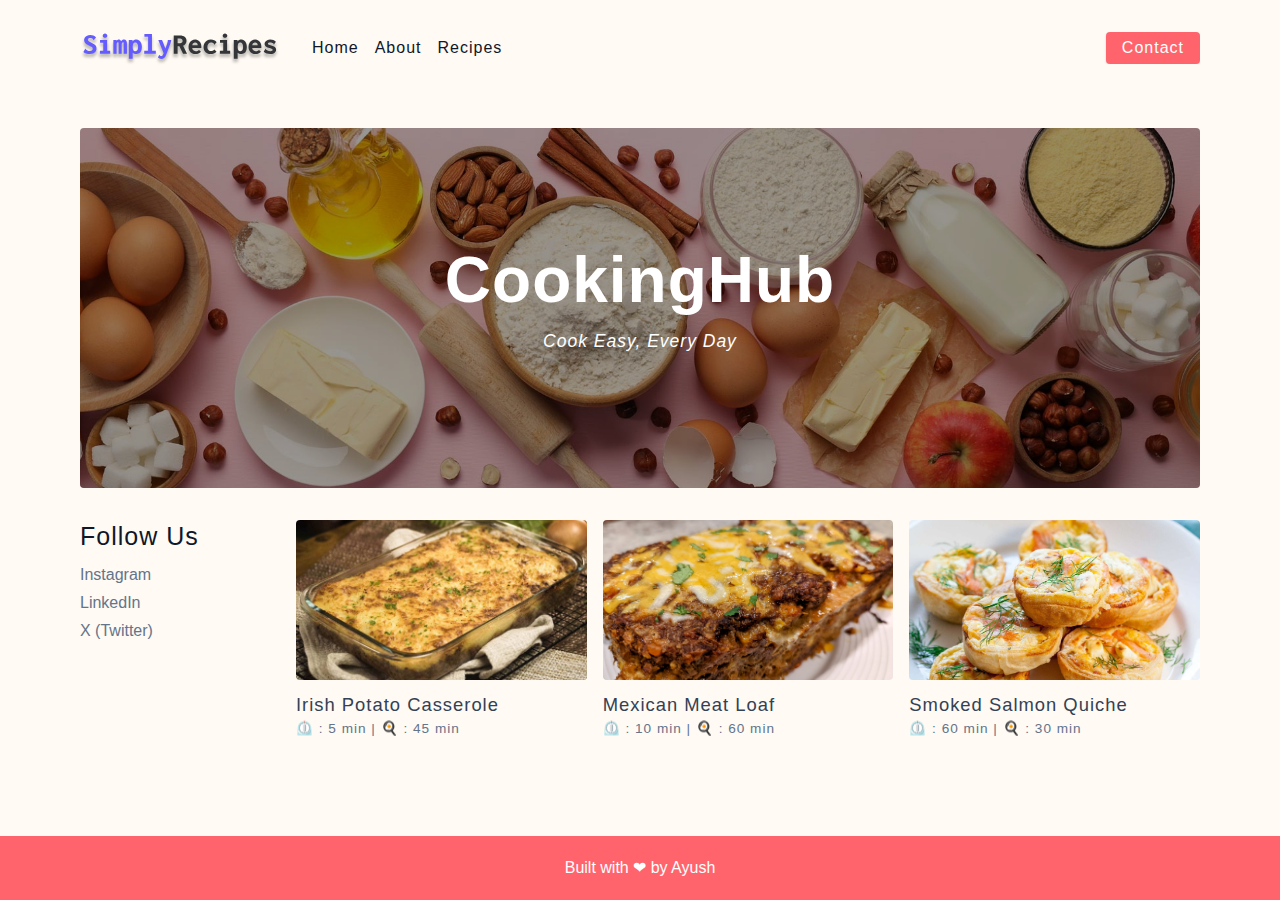
<file: index.html>
<!DOCTYPE html>
<html lang="en">
  <head>
    <meta charset="UTF-8" />
    <meta http-equiv="X-UA-Compatible" content="IE=edge" />
    <meta name="viewport" content="width=device-width, initial-scale=1.0" />
    <title>Home</title>
    <!-- favicon -->
    <link rel="icon" type="image/x-icon" href="/assets/favicon.png">
    <!-- normalize -->
    <link rel="stylesheet" href="./css/normalize.css" />
    <!-- font-awesome -->
    <link rel="stylesheet" href="https://fonts.googleapis.com/css2?family=Oxygen:wght@300;400;700&display=swap">
    <link rel="stylesheet" href="https://fonts.googleapis.com/css2?family=Crimson+Text:wght@400;700&display=swap">
    <link rel="stylesheet" href="https://fonts.googleapis.com/css2?family=Inconsolata:wght@400;700&display=swap">
    <link rel="stylesheet" href="https://fonts.googleapis.com/css2?family=Playfair+Display:wght@400;700&display=swap">
    <link
      rel="stylesheet"
      href="https://cdnjs.cloudflare.com/ajax/libs/font-awesome/5.14.0/css/all.min.css"
    />
    <!-- main css -->
    <link rel="stylesheet" href="./css/main.css" />

  </head>
  <body>
    <!-- nav  -->
    <nav class="navbar">
      <div class="nav-center">
        <div class="nav-header">
          <a href="index.html" class="nav-logo">
            <img src="./assets/logo.svg" alt="simply recipes" />
          </a>
          <button class="nav-btn btn">
            <i class="fas fa-align-justify"></i>
          </button>
        </div>
        <div class="nav-links">
          <a href="index.html" class="nav-link"> Home </a>
          <a href="about.html" class="nav-link"> About </a>
          <a href="recipes.html" class="nav-link"> Recipes </a>

          <div class="nav-link contact-link">
            <a href="contact.html" class="btn"> Contact </a>
          </div>
        </div>
      </div>
    </nav>
    <!-- end of nav -->
    <!-- main -->
    <main class="page">
      <!-- header -->
      <header class="hero">
        <div class="hero-container">
          <div class="hero-text">
            <h1>CookingHub</h1>
            <h4><small><i>cook easy, every day</i></small></h4>
          </div>
        </div>
      </header>
      <!-- end of header -->
      <section class="recipes-container">
        <!-- tag container -->
        <div class="tags-container">
          <h4>Follow Us</h4>
          <div class="tags-list">
            <a href="https://www.instagram.com/fitlesshot/">Instagram</a>
            <a href="https://www.linkedin.com/in/ayush-that/">LinkedIn</a>
            <a href="https://twitter.com/ewwyush">X (Twitter)</a>
          </div>
        </div>
        <!-- end of tag container -->
        <!-- recipes list -->
        <div class="recipes-list">
          <!-- single recipe -->
          <a href="1.html" class="recipe">
            <img
              src="./assets/recipes/recipe-1.jpeg"
              class="img recipe-img"
              alt=""
            />
            <h5>Irish Potato Casserole</h5>
            <p>⏲️ : 5 min | 🍳 : 45 min</p>
          </a>
          <!-- end of single recipe -->
          <!-- single recipe -->
          <a href="2.html" class="recipe">
            <img
              src="./assets/recipes/recipe-2.jpeg"
              class="img recipe-img"
              alt=""
            />
            <h5>Mexican Meat Loaf</h5>
            <p>⏲️ : 10 min | 🍳 : 60 min</p>
          </a>
          <!-- end of single recipe -->
          <!-- single recipe -->
          <a href="3.html" class="recipe">
            <img
              src="./assets/recipes/recipe-3.jpeg"
              class="img recipe-img"
              alt=""
            />
            <h5>Smoked Salmon Quiche</h5>
            <p>⏲️ : 60 min | 🍳 : 30 min</p>
          </a>
          <!-- end of single recipe -->
      </section>
    </main>
    <!-- end of main -->
    <!-- footer -->
    <footer class="page-footer">
        Built with ❤ by Ayush
    </footer>
    <script src="./js/app.js"></script>
  </body>
</html>
</file>
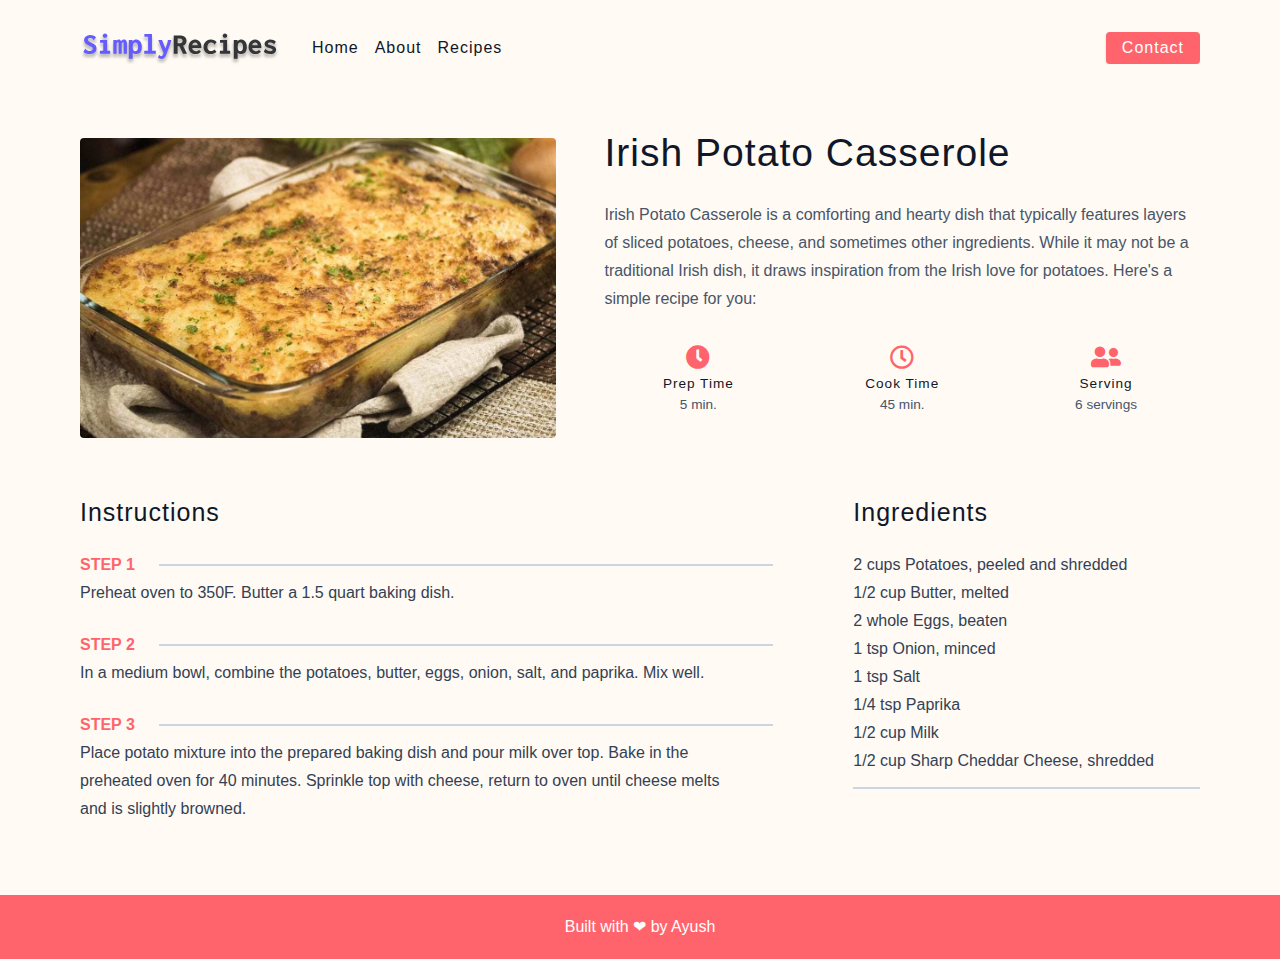
<file: 1.html>
<!DOCTYPE html>
<html lang="en">
  <head>
    <meta charset="UTF-8" />
    <meta http-equiv="X-UA-Compatible" content="IE=edge" />
    <meta name="viewport" content="width=device-width, initial-scale=1.0" />
    <title>Irish Potato Casserole</title>
    <!-- favicon -->
    <link rel="icon" type="image/x-icon" href="/assets/favicon.png" />
    <!-- normalize -->
    <link rel="stylesheet" href="./css/normalize.css" />
    <!-- font-awesome -->
    <link
      rel="stylesheet"
      href="https://cdnjs.cloudflare.com/ajax/libs/font-awesome/5.14.0/css/all.min.css"
    />
    <!-- main css -->
    <link rel="stylesheet" href="./css/main.css" />
  </head>
  <body>
    <!-- nav  -->
    <nav class="navbar">
      <div class="nav-center">
        <div class="nav-header">
          <a href="index.html" class="nav-logo">
            <img src="./assets/logo.svg" alt="simply recipes" />
          </a>
          <button class="nav-btn btn">
            <i class="fas fa-align-justify"></i>
          </button>
        </div>
        <div class="nav-links">
          <a href="index.html" class="nav-link"> home </a>
          <a href="about.html" class="nav-link"> about </a>
          <a href="recipes.html" class="nav-link"> recipes </a>

          <div class="nav-link contact-link">
            <a href="contact.html" class="btn"> contact </a>
          </div>
        </div>
      </div>
    </nav>
    <!-- end of nav -->
    <main class="page">
      <div class="recipe-page">
        <section class="recipe-hero">
          <img
            src="./assets/recipes/recipe-1.jpeg"
            class="img recipe-hero-img"
          />
          <article class="recipe-info">
            <h2>Irish Potato Casserole</h2>
            <p>
              Irish Potato Casserole is a comforting and hearty dish that
              typically features layers of sliced potatoes, cheese, and
              sometimes other ingredients. While it may not be a traditional
              Irish dish, it draws inspiration from the Irish love for potatoes.
              Here's a simple recipe for you:
            </p>
            <div class="recipe-icons">
              <article>
                <i class="fas fa-clock"></i>
                <h5>prep time</h5>
                <p>5 min.</p>
              </article>
              <article>
                <i class="far fa-clock"></i>
                <h5>cook time</h5>
                <p>45 min.</p>
              </article>
              <article>
                <i class="fas fa-user-friends"></i>
                <h5>serving</h5>
                <p>6 servings</p>
              </article>
            </div>
          </article>
        </section>
        <!-- content -->
        <section class="recipe-content">
          <article>
            <h4>instructions</h4>
            <!-- single instruction -->
            <div class="single-instruction">
              <header>
                <p>step 1</p>
                <div></div>
              </header>
              <p>Preheat oven to 350F. Butter a 1.5 quart baking dish.</p>
            </div>
            <!-- end of single instruction -->
            <!-- single instruction -->
            <div class="single-instruction">
              <header>
                <p>step 2</p>
                <div></div>
              </header>
              <p>
                In a medium bowl, combine the potatoes, butter, eggs, onion,
                salt, and paprika. Mix well.
              </p>
            </div>
            <!-- end of single instruction -->
            <!-- single instruction -->
            <div class="single-instruction">
              <header>
                <p>step 3</p>
                <div></div>
              </header>
              <p>
                Place potato mixture into the prepared baking dish and pour milk
                over top. Bake in the preheated oven for 40 minutes. Sprinkle
                top with cheese, return to oven until cheese melts and is
                slightly browned.
              </p>
            </div>
            <!-- end of single instruction -->
          </article>
          <article class="second-column">
            <div>
              <h4>ingredients</h4>
              <p class="single-ingredient">
                2 cups Potatoes, peeled and shredded<br />
                1/2 cup Butter, melted<br />
                2 whole Eggs, beaten<br />
                1 tsp Onion, minced<br />
                1 tsp Salt<br />
                1/4 tsp Paprika<br />
                1/2 cup Milk<br />
                1/2 cup Sharp Cheddar Cheese, shredded
              </p>
            </div>
          </article>
        </section>
      </div>
    </main>
    <!-- footer -->
    <footer class="page-footer">Built with ❤ by Ayush</footer>
    <script src="./js/app.js"></script>
  </body>
</html>
</file>
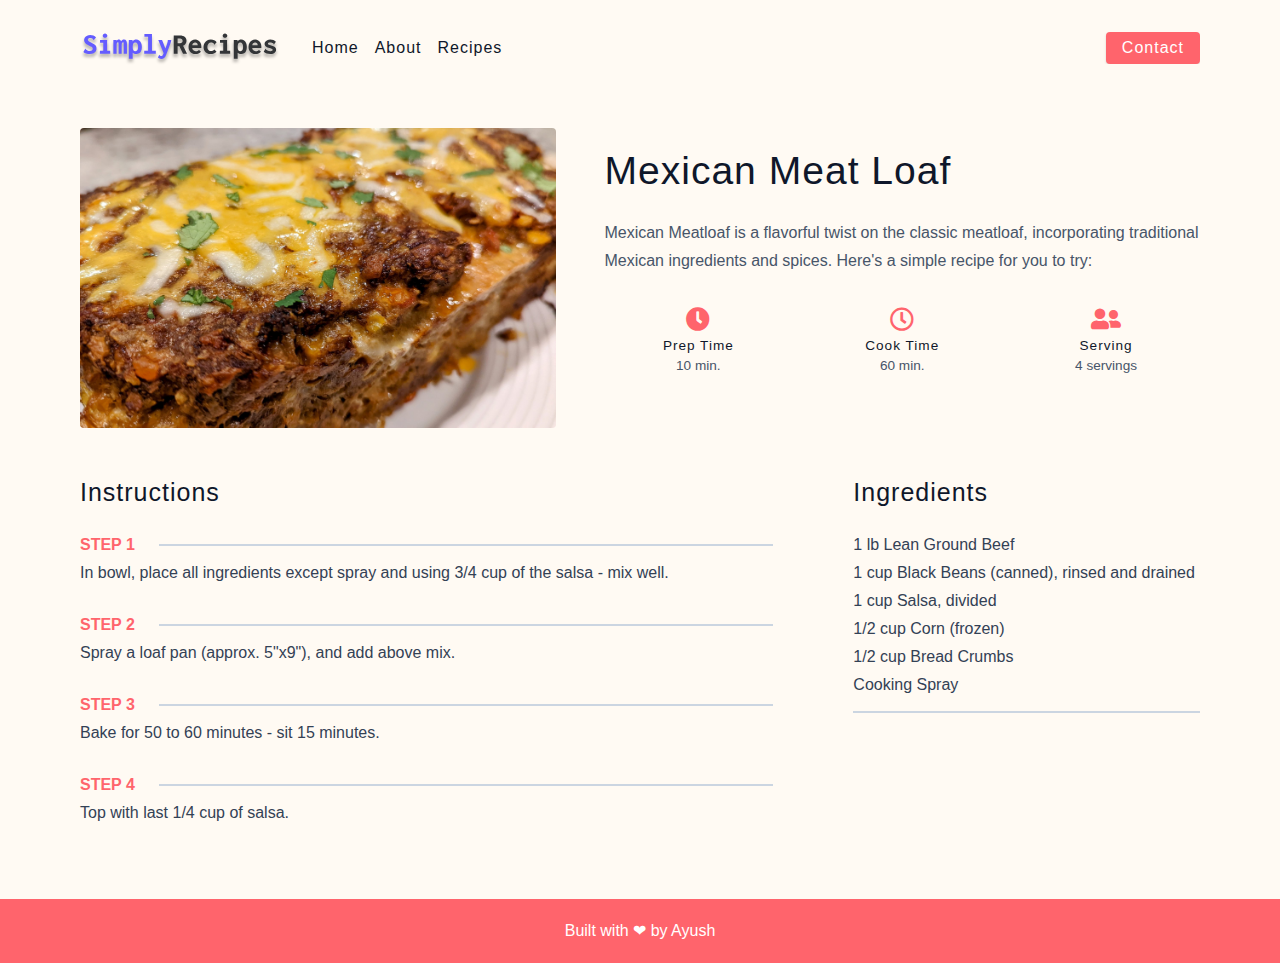
<file: 2.html>
<!DOCTYPE html>
<html lang="en">
  <head>
    <meta charset="UTF-8" />
    <meta http-equiv="X-UA-Compatible" content="IE=edge" />
    <meta name="viewport" content="width=device-width, initial-scale=1.0" />
    <title>Mexican Meat Loaf</title>
    <!-- favicon -->
    <link rel="icon" type="image/x-icon" href="/assets/favicon.png" />
    <!-- normalize -->
    <link rel="stylesheet" href="./css/normalize.css" />
    <!-- font-awesome -->
    <link
      rel="stylesheet"
      href="https://cdnjs.cloudflare.com/ajax/libs/font-awesome/5.14.0/css/all.min.css"
    />
    <!-- main css -->
    <link rel="stylesheet" href="./css/main.css" />
  </head>
  <body>
    <!-- nav  -->
    <nav class="navbar">
      <div class="nav-center">
        <div class="nav-header">
          <a href="index.html" class="nav-logo">
            <img src="./assets/logo.svg" alt="simply recipes" />
          </a>
          <button class="nav-btn btn">
            <i class="fas fa-align-justify"></i>
          </button>
        </div>
        <div class="nav-links">
          <a href="index.html" class="nav-link"> home </a>
          <a href="about.html" class="nav-link"> about </a>
          <a href="recipes.html" class="nav-link"> recipes </a>

          <div class="nav-link contact-link">
            <a href="contact.html" class="btn"> contact </a>
          </div>
        </div>
      </div>
    </nav>
    <!-- end of nav -->
    <main class="page">
      <div class="recipe-page">
        <section class="recipe-hero">
          <img
            src="./assets/recipes/recipe-2.jpeg"
            class="img recipe-hero-img"
          />
          <article class="recipe-info">
            <h2>Mexican Meat Loaf</h2>
            <p>
              Mexican Meatloaf is a flavorful twist on the classic meatloaf,
              incorporating traditional Mexican ingredients and spices. Here's a
              simple recipe for you to try:
            </p>
            <div class="recipe-icons">
              <article>
                <i class="fas fa-clock"></i>
                <h5>prep time</h5>
                <p>10 min.</p>
              </article>
              <article>
                <i class="far fa-clock"></i>
                <h5>cook time</h5>
                <p>60 min.</p>
              </article>
              <article>
                <i class="fas fa-user-friends"></i>
                <h5>serving</h5>
                <p>4 servings</p>
              </article>
            </div>
          </article>
        </section>
        <!-- content -->
        <section class="recipe-content">
          <article>
            <h4>instructions</h4>
            <!-- single instruction -->
            <div class="single-instruction">
              <header>
                <p>step 1</p>
                <div></div>
              </header>
              <p>
                In bowl, place all ingredients except spray and using 3/4 cup of
                the salsa - mix well.
              </p>
            </div>
            <!-- end of single instruction -->
            <!-- single instruction -->
            <div class="single-instruction">
              <header>
                <p>step 2</p>
                <div></div>
              </header>
              <p>Spray a loaf pan (approx. 5"x9"), and add above mix.</p>
            </div>
            <!-- end of single instruction -->
            <!-- single instruction -->
            <div class="single-instruction">
              <header>
                <p>step 3</p>
                <div></div>
              </header>
              <p>Bake for 50 to 60 minutes - sit 15 minutes.</p>
            </div>
            <!-- end of single instruction -->
            <!-- single instruction -->
            <div class="single-instruction">
              <header>
                <p>step 4</p>
                <div></div>
              </header>
              <p>Top with last 1/4 cup of salsa.</p>
            </div>
            <!-- end of single instruction -->
          </article>
          <article class="second-column">
            <div>
              <h4>ingredients</h4>
              <p class="single-ingredient">
                1 lb Lean Ground Beef<br />
                1 cup Black Beans (canned), rinsed and drained<br />
                1 cup Salsa, divided<br />
                1/2 cup Corn (frozen)<br />
                1/2 cup Bread Crumbs<br />
                Cooking Spray
              </p>
            </div>
          </article>
        </section>
      </div>
    </main>
    <!-- footer -->
    <footer class="page-footer">Built with ❤ by Ayush</footer>
    <script src="./js/app.js"></script>
  </body>
</html>
</file>
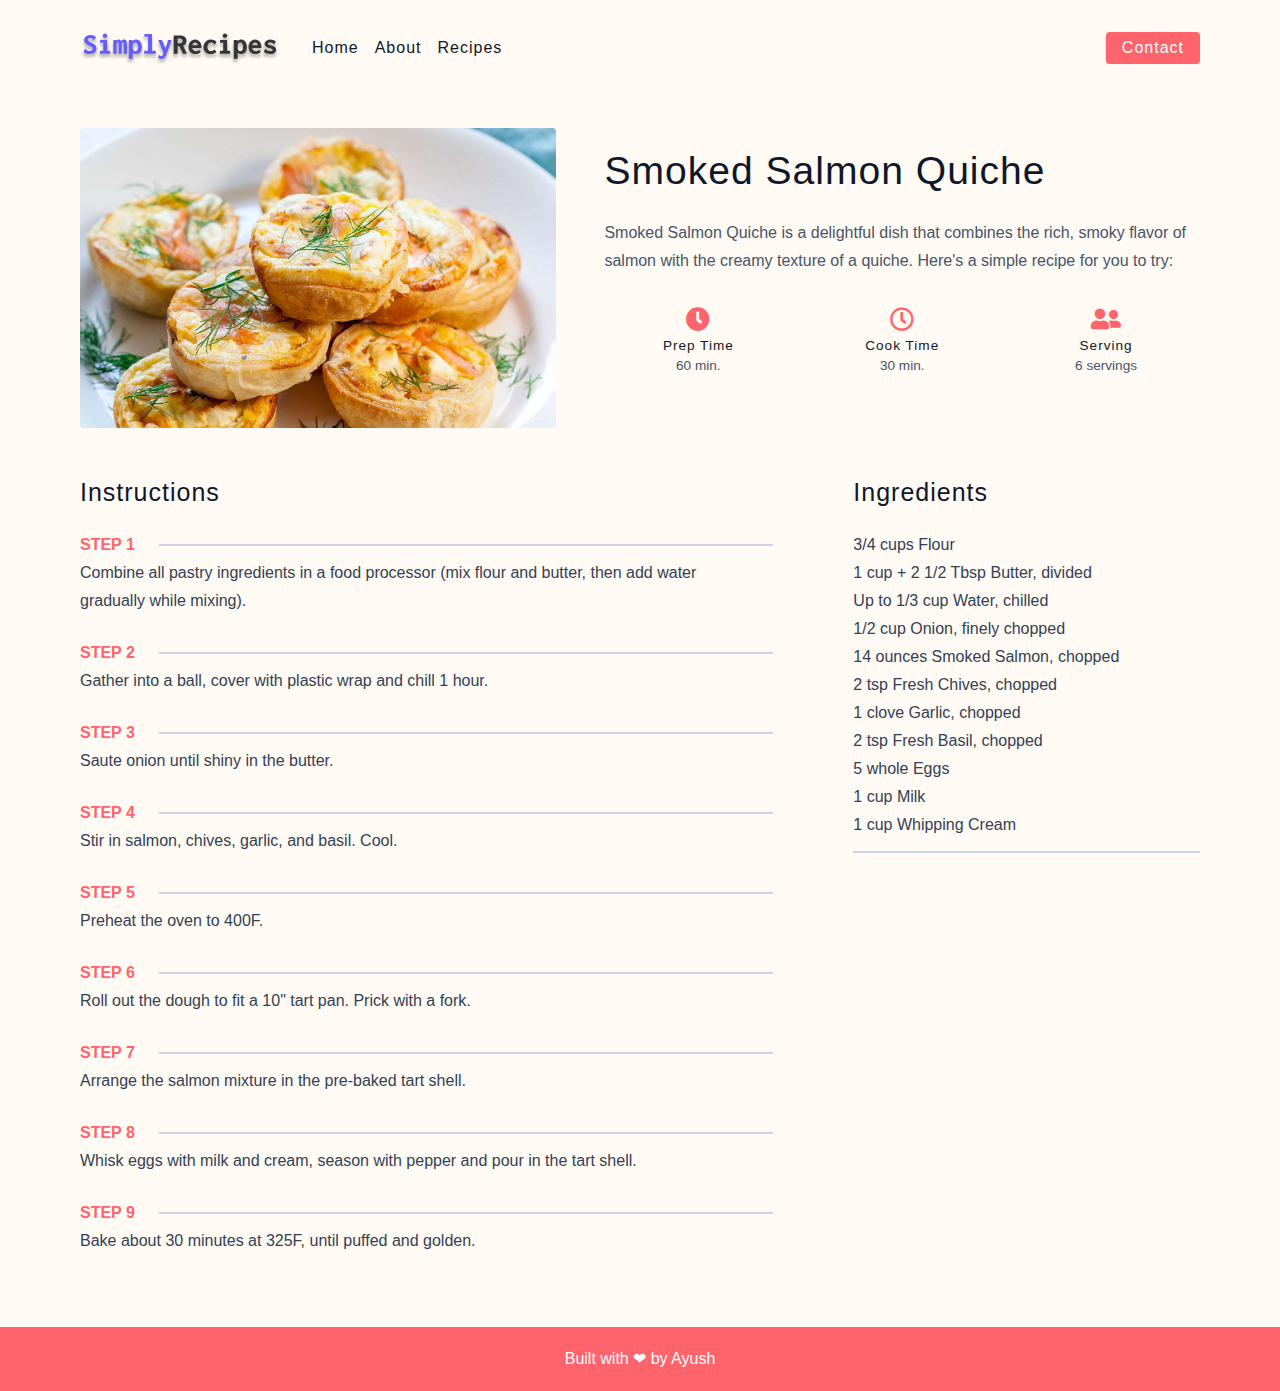
<file: 3.html>
<!DOCTYPE html>
<html lang="en">
  <head>
    <meta charset="UTF-8" />
    <meta http-equiv="X-UA-Compatible" content="IE=edge" />
    <meta name="viewport" content="width=device-width, initial-scale=1.0" />
    <title>Smoked Salmon Quiche</title>
    <!-- favicon -->
    <link rel="icon" type="image/x-icon" href="/assets/favicon.png" />
    <!-- normalize -->
    <link rel="stylesheet" href="./css/normalize.css" />
    <!-- font-awesome -->
    <link
      rel="stylesheet"
      href="https://cdnjs.cloudflare.com/ajax/libs/font-awesome/5.14.0/css/all.min.css"
    />
    <!-- main css -->
    <link rel="stylesheet" href="./css/main.css" />
  </head>
  <body>
    <!-- nav  -->
    <nav class="navbar">
      <div class="nav-center">
        <div class="nav-header">
          <a href="index.html" class="nav-logo">
            <img src="./assets/logo.svg" alt="simply recipes" />
          </a>
          <button class="nav-btn btn">
            <i class="fas fa-align-justify"></i>
          </button>
        </div>
        <div class="nav-links">
          <a href="index.html" class="nav-link"> home </a>
          <a href="about.html" class="nav-link"> about </a>
          <a href="recipes.html" class="nav-link"> recipes </a>

          <div class="nav-link contact-link">
            <a href="contact.html" class="btn"> contact </a>
          </div>
        </div>
      </div>
    </nav>
    <!-- end of nav -->
    <main class="page">
      <div class="recipe-page">
        <section class="recipe-hero">
          <img
            src="./assets/recipes/recipe-3.jpeg"
            class="img recipe-hero-img"
          />
          <article class="recipe-info">
            <h2>Smoked Salmon Quiche</h2>
            <p>
              Smoked Salmon Quiche is a delightful dish that combines the rich,
              smoky flavor of salmon with the creamy texture of a quiche. Here's
              a simple recipe for you to try:
            </p>
            <div class="recipe-icons">
              <article>
                <i class="fas fa-clock"></i>
                <h5>prep time</h5>
                <p>60 min.</p>
              </article>
              <article>
                <i class="far fa-clock"></i>
                <h5>cook time</h5>
                <p>30 min.</p>
              </article>
              <article>
                <i class="fas fa-user-friends"></i>
                <h5>serving</h5>
                <p>6 servings</p>
              </article>
            </div>
          </article>
        </section>
        <!-- content -->
        <section class="recipe-content">
          <article>
            <h4>instructions</h4>
            <!-- single instruction -->
            <div class="single-instruction">
              <header>
                <p>step 1</p>
                <div></div>
              </header>
              <p>
                Combine all pastry ingredients in a food processor (mix flour
                and butter, then add water gradually while mixing).
              </p>
            </div>
            <!-- end of single instruction -->
            <!-- single instruction -->
            <div class="single-instruction">
              <header>
                <p>step 2</p>
                <div></div>
              </header>
              <p>
                Gather into a ball, cover with plastic wrap and chill 1 hour.
              </p>
            </div>
            <!-- end of single instruction -->
            <!-- single instruction -->
            <div class="single-instruction">
              <header>
                <p>step 3</p>
                <div></div>
              </header>
              <p>Saute onion until shiny in the butter.</p>
            </div>
            <!-- end of single instruction -->
            <!-- single instruction -->
            <div class="single-instruction">
              <header>
                <p>step 4</p>
                <div></div>
              </header>
              <p>Stir in salmon, chives, garlic, and basil. Cool.</p>
            </div>
            <!-- end of single instruction -->
            <!-- single instruction -->
            <div class="single-instruction">
              <header>
                <p>step 5</p>
                <div></div>
              </header>
              <p>Preheat the oven to 400F.</p>
            </div>
            <!-- end of single instruction -->
            <!-- single instruction -->
            <div class="single-instruction">
              <header>
                <p>step 6</p>
                <div></div>
              </header>
              <p>
                Roll out the dough to fit a 10" tart pan. Prick with a fork.
              </p>
            </div>
            <!-- end of single instruction -->
            <!-- single instruction -->
            <div class="single-instruction">
              <header>
                <p>step 7</p>
                <div></div>
              </header>
              <p>Arrange the salmon mixture in the pre-baked tart shell.</p>
            </div>
            <!-- end of single instruction -->
            <!-- single instruction -->
            <div class="single-instruction">
              <header>
                <p>step 8</p>
                <div></div>
              </header>
              <p>
                Whisk eggs with milk and cream, season with pepper and pour in
                the tart shell.
              </p>
            </div>
            <!-- end of single instruction -->
            <!-- single instruction -->
            <div class="single-instruction">
              <header>
                <p>step 9</p>
                <div></div>
              </header>
              <p>Bake about 30 minutes at 325F, until puffed and golden.</p>
            </div>
            <!-- end of single instruction -->
          </article>
          <article class="second-column">
            <div>
              <h4>ingredients</h4>
              <p class="single-ingredient">
                3/4 cups Flour<br />
                1 cup + 2 1/2 Tbsp Butter, divided<br />
                Up to 1/3 cup Water, chilled<br />
                1/2 cup Onion, finely chopped<br />
                14 ounces Smoked Salmon, chopped<br />
                2 tsp Fresh Chives, chopped<br />
                1 clove Garlic, chopped<br />
                2 tsp Fresh Basil, chopped<br />
                5 whole Eggs<br />
                1 cup Milk<br />
                1 cup Whipping Cream
              </p>
            </div>
          </article>
        </section>
      </div>
    </main>
    <!-- footer -->
    <footer class="page-footer">Built with ❤ by Ayush</footer>
    <script src="./js/app.js"></script>
  </body>
</html>
</file>
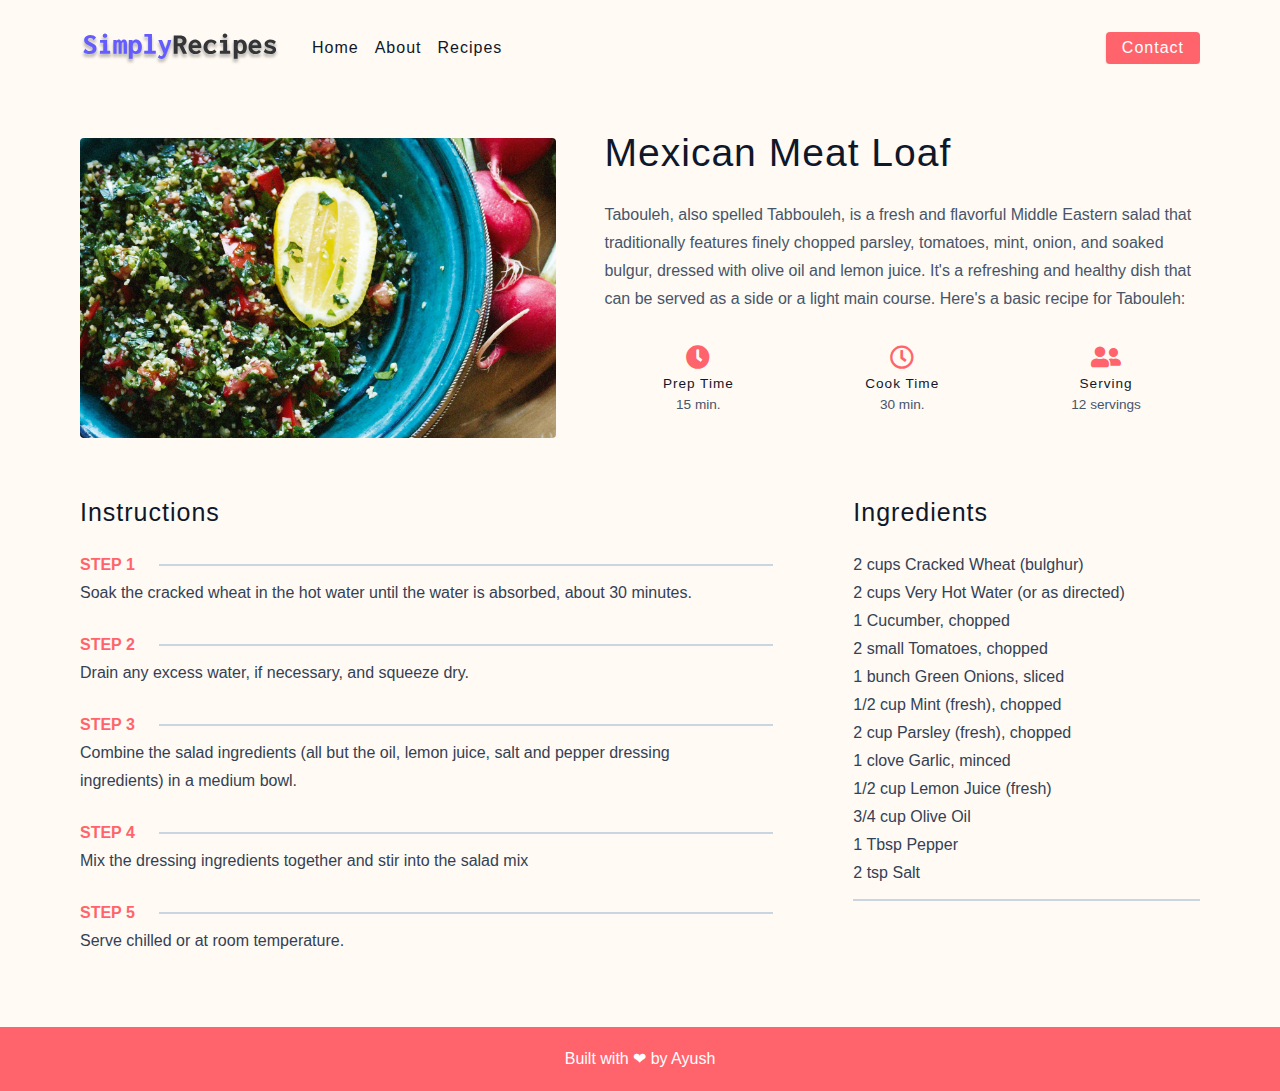
<file: 4.html>
<!DOCTYPE html>
<html lang="en">
  <head>
    <meta charset="UTF-8" />
    <meta http-equiv="X-UA-Compatible" content="IE=edge" />
    <meta name="viewport" content="width=device-width, initial-scale=1.0" />
    <title>Tabouleh</title>
    <!-- favicon -->
    <link rel="icon" type="image/x-icon" href="/assets/favicon.png" />
    <!-- normalize -->
    <link rel="stylesheet" href="./css/normalize.css" />
    <!-- font-awesome -->
    <link
      rel="stylesheet"
      href="https://cdnjs.cloudflare.com/ajax/libs/font-awesome/5.14.0/css/all.min.css"
    />
    <!-- main css -->
    <link rel="stylesheet" href="./css/main.css" />
  </head>
  <body>
    <!-- nav  -->
    <nav class="navbar">
      <div class="nav-center">
        <div class="nav-header">
          <a href="index.html" class="nav-logo">
            <img src="./assets/logo.svg" alt="simply recipes" />
          </a>
          <button class="nav-btn btn">
            <i class="fas fa-align-justify"></i>
          </button>
        </div>
        <div class="nav-links">
          <a href="index.html" class="nav-link"> home </a>
          <a href="about.html" class="nav-link"> about </a>
          <a href="recipes.html" class="nav-link"> recipes </a>

          <div class="nav-link contact-link">
            <a href="contact.html" class="btn"> contact </a>
          </div>
        </div>
      </div>
    </nav>
    <!-- end of nav -->
    <main class="page">
      <div class="recipe-page">
        <section class="recipe-hero">
          <img
            src="./assets/recipes/recipe-4.jpeg"
            class="img recipe-hero-img"
          />
          <article class="recipe-info">
            <h2>Mexican Meat Loaf</h2>
            <p>
              Tabouleh, also spelled Tabbouleh, is a fresh and flavorful Middle
              Eastern salad that traditionally features finely chopped parsley,
              tomatoes, mint, onion, and soaked bulgur, dressed with olive oil
              and lemon juice. It's a refreshing and healthy dish that can be
              served as a side or a light main course. Here's a basic recipe for
              Tabouleh:
            </p>
            <div class="recipe-icons">
              <article>
                <i class="fas fa-clock"></i>
                <h5>prep time</h5>
                <p>15 min.</p>
              </article>
              <article>
                <i class="far fa-clock"></i>
                <h5>cook time</h5>
                <p>30 min.</p>
              </article>
              <article>
                <i class="fas fa-user-friends"></i>
                <h5>serving</h5>
                <p>12 servings</p>
              </article>
            </div>
          </article>
        </section>
        <!-- content -->
        <section class="recipe-content">
          <article>
            <h4>instructions</h4>
            <!-- single instruction -->
            <div class="single-instruction">
              <header>
                <p>step 1</p>
                <div></div>
              </header>
              <p>
                Soak the cracked wheat in the hot water until the water is
                absorbed, about 30 minutes.
              </p>
            </div>
            <!-- end of single instruction -->
            <!-- single instruction -->
            <div class="single-instruction">
              <header>
                <p>step 2</p>
                <div></div>
              </header>
              <p>Drain any excess water, if necessary, and squeeze dry.</p>
            </div>
            <!-- end of single instruction -->
            <!-- single instruction -->
            <div class="single-instruction">
              <header>
                <p>step 3</p>
                <div></div>
              </header>
              <p>
                Combine the salad ingredients (all but the oil, lemon juice,
                salt and pepper dressing ingredients) in a medium bowl.
              </p>
            </div>
            <!-- end of single instruction -->
            <!-- single instruction -->
            <div class="single-instruction">
              <header>
                <p>step 4</p>
                <div></div>
              </header>
              <p>
                Mix the dressing ingredients together and stir into the salad
                mix
              </p>
            </div>
            <!-- end of single instruction -->
            <!-- single instruction -->
            <div class="single-instruction">
              <header>
                <p>step 5</p>
                <div></div>
              </header>
              <p>Serve chilled or at room temperature.</p>
            </div>
            <!-- end of single instruction -->
          </article>
          <article class="second-column">
            <div>
              <h4>ingredients</h4>
              <p class="single-ingredient">
                2 cups Cracked Wheat (bulghur)<br />
                2 cups Very Hot Water (or as directed)<br />
                1 Cucumber, chopped<br />
                2 small Tomatoes, chopped<br />
                1 bunch Green Onions, sliced<br />
                1/2 cup Mint (fresh), chopped<br />
                2 cup Parsley (fresh), chopped<br />
                1 clove Garlic, minced<br />
                1/2 cup Lemon Juice (fresh)<br />
                3/4 cup Olive Oil<br />
                1 Tbsp Pepper<br />
                2 tsp Salt
              </p>
            </div>
          </article>
        </section>
      </div>
    </main>
    <!-- footer -->
    <footer class="page-footer">Built with ❤ by Ayush</footer>
    <script src="./js/app.js"></script>
  </body>
</html>
</file>
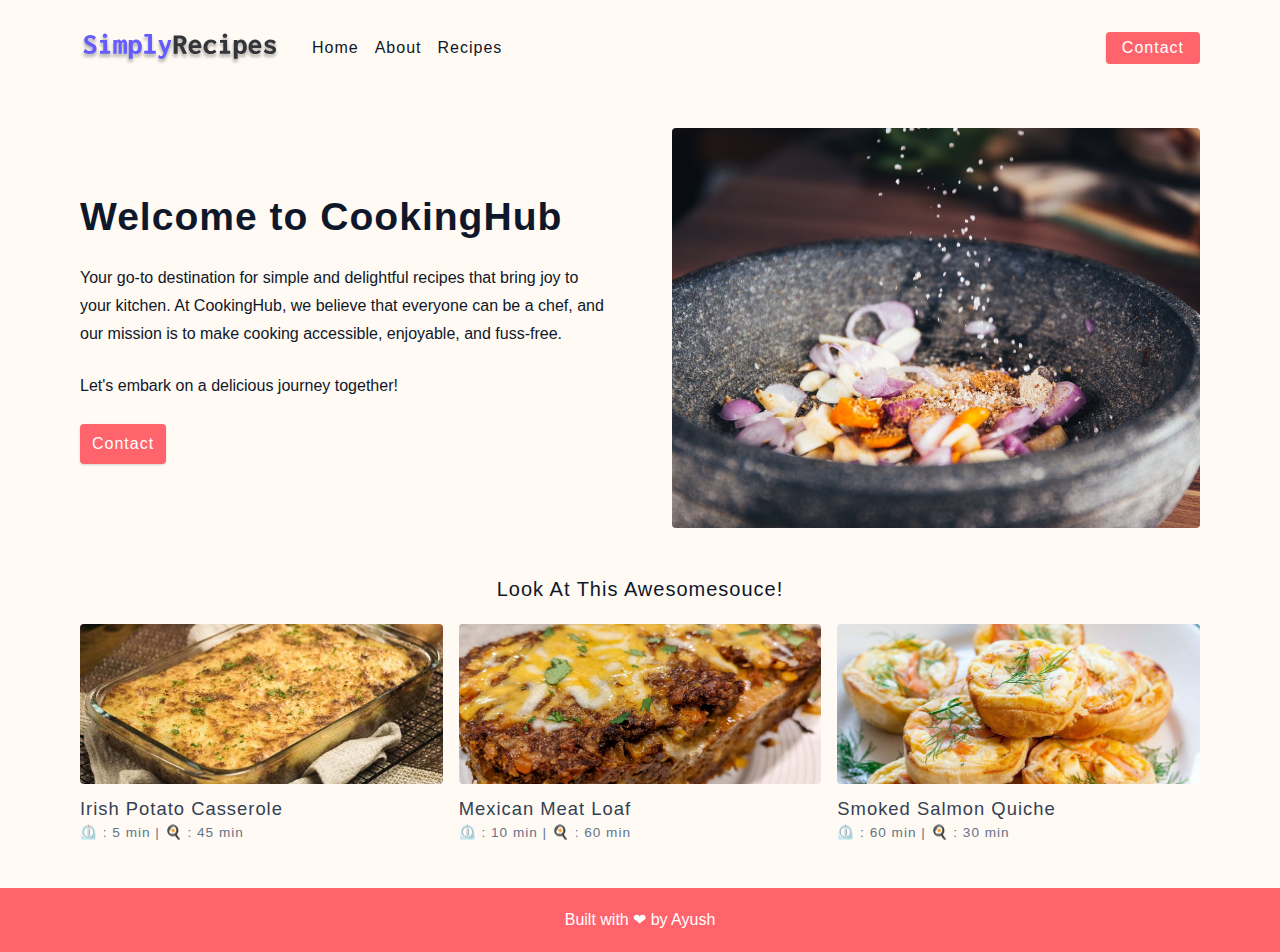
<file: about.html>
<!DOCTYPE html>
<html lang="en">
  <head>
    <meta charset="UTF-8" />
    <meta http-equiv="X-UA-Compatible" content="IE=edge" />
    <meta name="viewport" content="width=device-width, initial-scale=1.0" />
    <title>About</title>
    <!-- favicon -->
    <link rel="icon" type="image/x-icon" href="/assets/favicon.png" />
    <!-- normalize -->
    <link rel="stylesheet" href="./css/normalize.css" />
    <!-- font-awesome -->
    <link
      rel="stylesheet"
      href="https://cdnjs.cloudflare.com/ajax/libs/font-awesome/5.14.0/css/all.min.css"
    />
    <!-- main css -->
    <link rel="stylesheet" href="./css/main.css" />
  </head>
  <body>
    <!-- nav  -->
    <nav class="navbar">
      <div class="nav-center">
        <div class="nav-header">
          <a href="index.html" class="nav-logo">
            <img src="./assets/logo.svg" alt="simply recipes" />
          </a>
          <button class="nav-btn btn">
            <i class="fas fa-align-justify"></i>
          </button>
        </div>
        <div class="nav-links">
          <a href="index.html" class="nav-link"> home </a>
          <a href="about.html" class="nav-link"> about </a>
          <a href="recipes.html" class="nav-link"> recipes </a>

          <div class="nav-link contact-link">
            <a href="contact.html" class="btn"> contact </a>
          </div>
        </div>
      </div>
    </nav>
    <!-- end of nav -->
    <main class="page">
      <section class="about-page">
        <article>
          <h2>Welcome to CookingHub</h2>
          <p>
            Your go-to destination for simple and delightful recipes that bring
            joy to your kitchen. At CookingHub, we believe that everyone can be
            a chef, and our mission is to make cooking accessible, enjoyable,
            and fuss-free.
          </p>
          <p>Let's embark on a delicious journey together!</p>
          <a href="contact.html" class="btn"> contact </a>
        </article>
        <!-- needs fixes -->
        <img
          src="./assets/about.jpeg"
          alt="Person Pouring Salt in Bowl"
          class="img about-img"
        />
      </section>
      <section class="featured-recipes">
        <h5 class="featured-title">Look At This Awesomesouce!</h5>
        <div class="recipes-list">
          <!-- single recipe -->
          <a href="1.html" class="recipe">
            <img
              src="./assets/recipes/recipe-1.jpeg"
              class="img recipe-img"
              alt=""
            />
            <h5>Irish Potato Casserole</h5>
            <p>⏲️ : 5 min | 🍳 : 45 min</p>
          </a>
          <!-- end of single recipe -->
          <!-- single recipe -->
          <a href="2.html" class="recipe">
            <img
              src="./assets/recipes/recipe-2.jpeg"
              class="img recipe-img"
              alt=""
            />
            <h5>Mexican Meat Loaf</h5>
            <p>⏲️ : 10 min | 🍳 : 60 min</p>
          </a>
          <!-- end of single recipe -->
          <!-- single recipe -->
          <a href="3.html" class="recipe">
            <img
              src="./assets/recipes/recipe-3.jpeg"
              class="img recipe-img"
              alt=""
            />
            <h5>Smoked Salmon Quiche</h5>
            <p>⏲️ : 60 min | 🍳 : 30 min</p>
          </a>
          <!-- end of single recipe -->
        </div>
      </section>
    </main>
    <!-- footer -->
    <footer class="page-footer">Built with ❤ by Ayush</footer>
    <script src="./js/app.js"></script>
  </body>
</html>
</file>
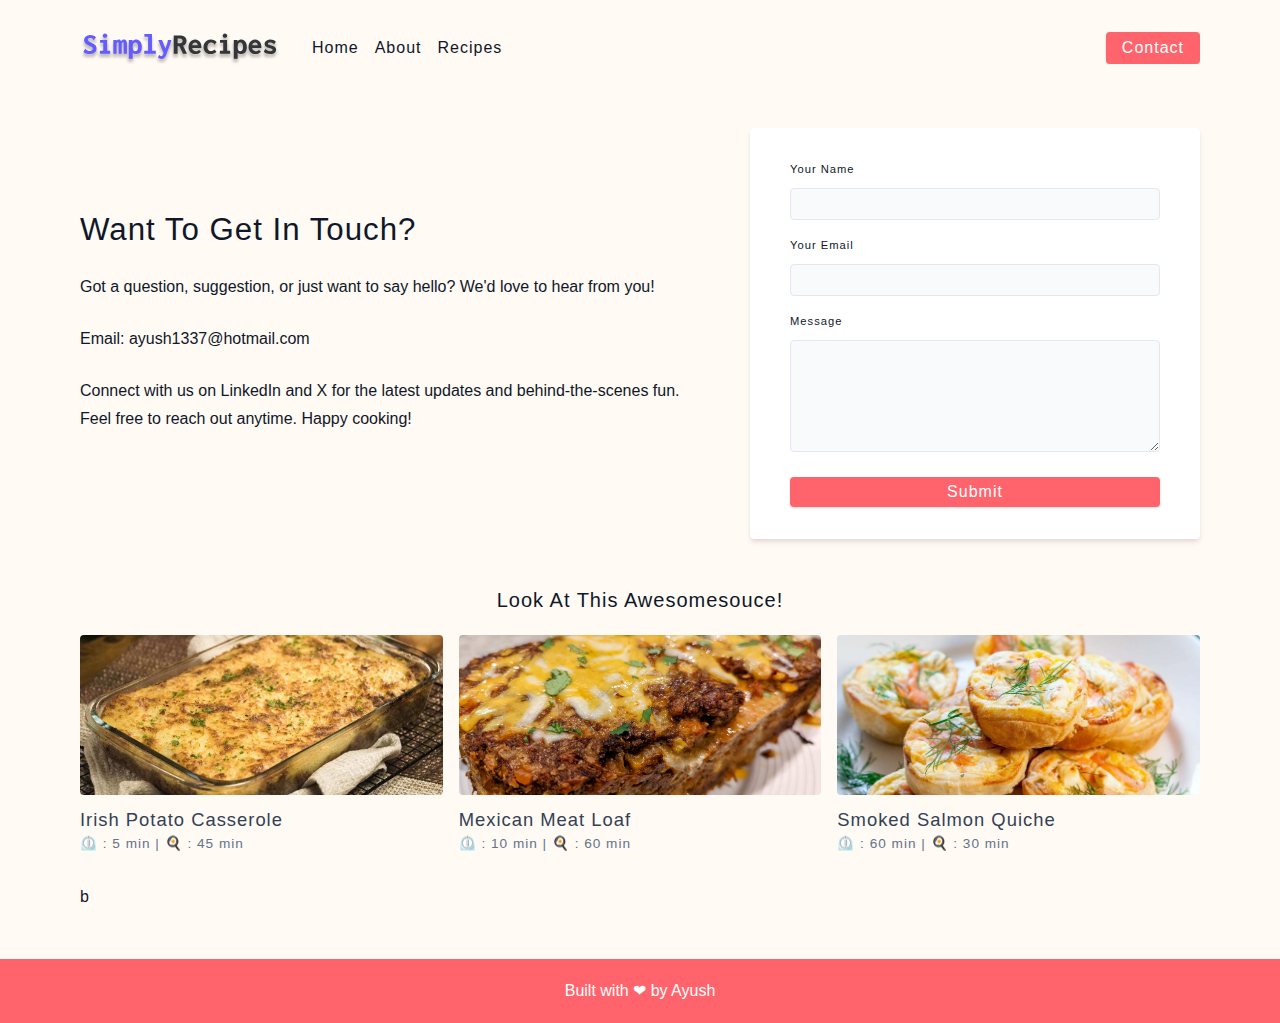
<file: contact.html>
<!DOCTYPE html>
<html lang="en">
  <head>
    <meta charset="UTF-8" />
    <meta http-equiv="X-UA-Compatible" content="IE=edge" />
    <meta name="viewport" content="width=device-width, initial-scale=1.0" />
    <title>Contact</title>
    <!-- favicon -->
    <link rel="icon" type="image/x-icon" href="/assets/favicon.png" />
    <!-- normalize -->
    <link rel="stylesheet" href="./css/normalize.css" />
    <!-- font-awesome -->
    <link
      rel="stylesheet"
      href="https://cdnjs.cloudflare.com/ajax/libs/font-awesome/5.14.0/css/all.min.css"
    />
    <!-- main css -->
    <link rel="stylesheet" href="./css/main.css" />
  </head>
  <body>
    <!-- nav  -->
    <nav class="navbar">
      <div class="nav-center">
        <div class="nav-header">
          <a href="index.html" class="nav-logo">
            <img src="./assets/logo.svg" alt="simply recipes" />
          </a>
          <button class="nav-btn btn">
            <i class="fas fa-align-justify"></i>
          </button>
        </div>
        <div class="nav-links">
          <a href="index.html" class="nav-link"> home </a>
          <a href="about.html" class="nav-link"> about </a>
          <a href="recipes.html" class="nav-link"> recipes </a>

          <div class="nav-link contact-link">
            <a href="contact.html" class="btn"> contact </a>
          </div>
        </div>
      </div>
    </nav>
    <!-- end of nav -->
    <main class="page">
      <section class="contact-container">
        <article class="contact-info">
          <h3>Want To Get In Touch?</h3>
          <p>
            Got a question, suggestion, or just want to say hello? We'd love to
            hear from you!
          </p>
          <p>Email: ayush1337@hotmail.com</p>
          <p>
            Connect with us on LinkedIn and X for the latest updates and
            behind-the-scenes fun. Feel free to reach out anytime. Happy
            cooking!
          </p>
        </article>
        <article>
          <form class="form contact-form">
            <div class="form-row">
              <label html="name" class="form-label">your name</label>
              <input type="text" name="name" id="name" class="form-input" />
            </div>
            <div class="form-row">
              <label html="email" class="form-label">your email</label>
              <input type="text" name="email" id="email" class="form-input" />
            </div>
            <div class="form-row">
              <label html="message" class="form-label">message</label>
              <textarea
                name="message"
                id="message"
                class="form-textarea"
              ></textarea>
            </div>
            <button type="submit" class="btn btn-block">submit</button>
          </form>
        </article>
      </section>
      <!-- featured recipes -->
      <section class="featured-recipes">
        <h5 class="featured-title">Look At This Awesomesouce!</h5>
        <div class="recipes-list">
          <!-- single recipe -->
          <a href="1.html" class="recipe">
            <img
              src="./assets/recipes/recipe-1.jpeg"
              class="img recipe-img"
              alt=""
            />
            <h5>Irish Potato Casserole</h5>
            <p>⏲️ : 5 min | 🍳 : 45 min</p>
          </a>
          <!-- end of single recipe -->
          <!-- single recipe -->
          <a href="2.html" class="recipe">
            <img
              src="./assets/recipes/recipe-2.jpeg"
              class="img recipe-img"
              alt=""
            />
            <h5>Mexican Meat Loaf</h5>
            <p>⏲️ : 10 min | 🍳 : 60 min</p>
          </a>
          <!-- end of single recipe -->
          <!-- single recipe -->
          <a href="3.html" class="recipe">
            <img
              src="./assets/recipes/recipe-3.jpeg"
              class="img recipe-img"
              alt=""
            />
            <h5>Smoked Salmon Quiche</h5>
            <p>⏲️ : 60 min | 🍳 : 30 min</p>
          </a>
          <!-- end of single recipe -->b
        </div>
      </section>
    </main>
    <!-- footer -->
    <footer class="page-footer">Built with ❤ by Ayush</footer>
    <script src="./js/app.js"></script>
  </body>
</html>
</file>
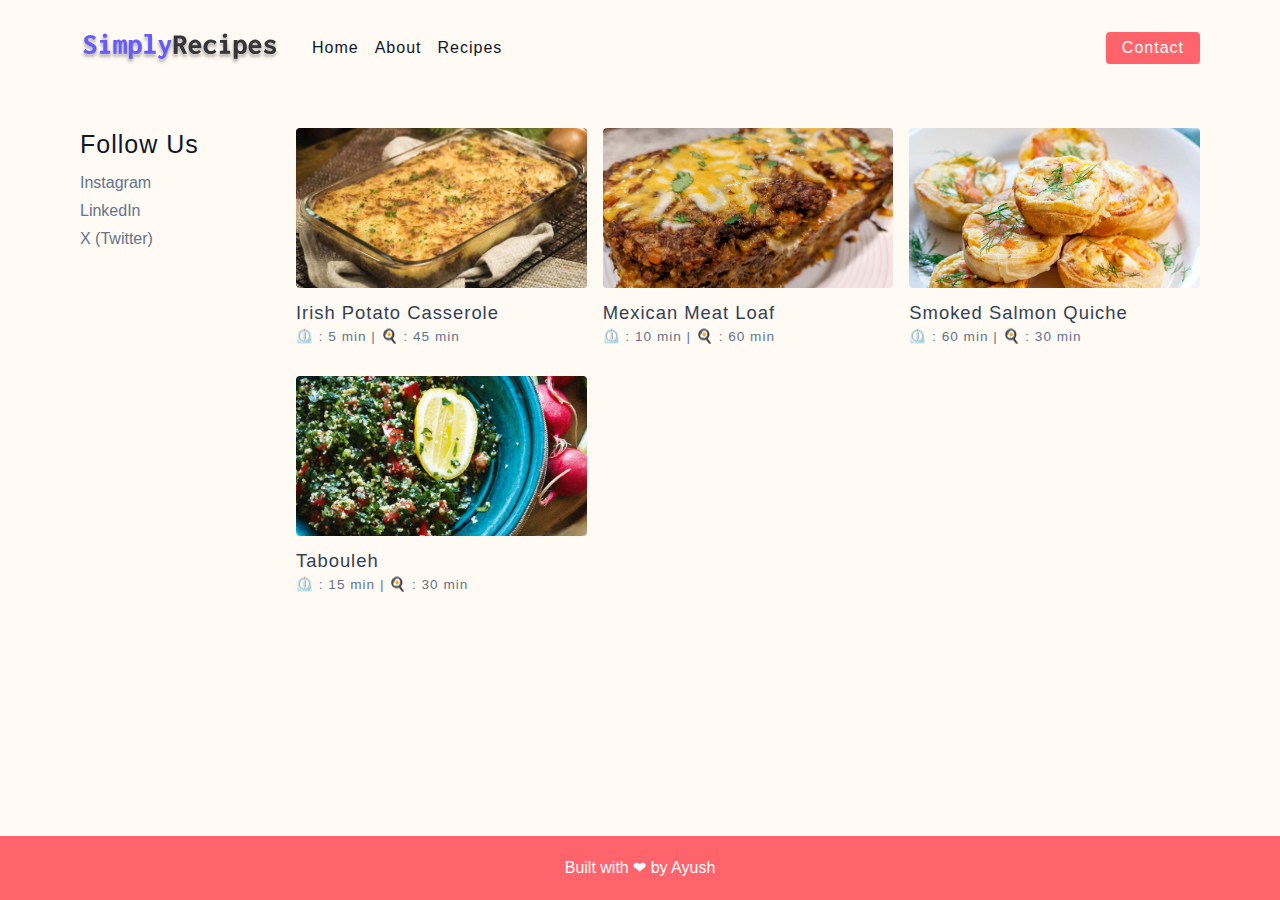
<file: recipes.html>
<!DOCTYPE html>
<html lang="en">
  <head>
    <meta charset="UTF-8" />
    <meta http-equiv="X-UA-Compatible" content="IE=edge" />
    <meta name="viewport" content="width=device-width, initial-scale=1.0" />
    <title>Recipes</title>
    <!-- favicon -->
    <link rel="icon" type="image/x-icon" href="/assets/favicon.png" />
    <!-- normalize -->
    <link rel="stylesheet" href="./css/normalize.css" />
    <!-- font-awesome -->
    <link
      rel="stylesheet"
      href="https://cdnjs.cloudflare.com/ajax/libs/font-awesome/5.14.0/css/all.min.css"
    />
    <!-- main css -->
    <link rel="stylesheet" href="./css/main.css" />
  </head>
  <body>
    <!-- nav  -->
    <nav class="navbar">
      <div class="nav-center">
        <div class="nav-header">
          <a href="index.html" class="nav-logo">
            <img src="./assets/logo.svg" alt="simply recipes" />
          </a>
          <button class="nav-btn btn">
            <i class="fas fa-align-justify"></i>
          </button>
        </div>
        <div class="nav-links">
          <a href="index.html" class="nav-link"> home </a>
          <a href="about.html" class="nav-link"> about </a>
          <a href="recipes.html" class="nav-link"> recipes </a>

          <div class="nav-link contact-link">
            <a href="contact.html" class="btn"> contact </a>
          </div>
        </div>
      </div>
    </nav>
    <!-- end of nav -->
    <!-- main -->
    <main class="page">
      <section class="recipes-container">
        <!-- tag container -->
        <div class="tags-container">
          <h4>Follow Us</h4>
          <div class="tags-list">
            <a href="https://www.instagram.com/fitlesshot/">Instagram</a>
            <a href="https://www.linkedin.com/in/ayush-that/">LinkedIn</a>
            <a href="https://twitter.com/ewwyush">X (Twitter)</a>
          </div>
        </div>
        <!-- end of tag container -->
        <!-- recipes list -->
        <div class="recipes-list">
          <!-- single recipe -->
          <a href="1.html" class="recipe">
            <img
              src="./assets/recipes/recipe-1.jpeg"
              class="img recipe-img"
              alt=""
            />
            <h5>Irish Potato Casserole</h5>
            <p>⏲️ : 5 min | 🍳 : 45 min</p>
          </a>
          <!-- end of single recipe -->
          <!-- single recipe -->
          <a href="2.html" class="recipe">
            <img
              src="./assets/recipes/recipe-2.jpeg"
              class="img recipe-img"
              alt=""
            />
            <h5>Mexican Meat Loaf</h5>
            <p>⏲️ : 10 min | 🍳 : 60 min</p>
          </a>
          <!-- end of single recipe -->
          <!-- single recipe -->
          <a href="3.html" class="recipe">
            <img
              src="./assets/recipes/recipe-3.jpeg"
              class="img recipe-img"
              alt=""
            />
            <h5>Smoked Salmon Quiche</h5>
            <p>⏲️ : 60 min | 🍳 : 30 min</p>
          </a>
          <!-- end of single recipe -->
          <!-- single recipe -->
          <a href="4.html" class="recipe">
            <img
              src="./assets/recipes/recipe-4.jpeg"
              class="img recipe-img"
              alt=""
            />
            <h5>Tabouleh</h5>
            <p>⏲️ : 15 min | 🍳 : 30 min</p>
          </a>
          <!-- end of single recipe -->
        </div>
      </section>
    </main>
    <!-- end of main -->
    <!-- footer -->
    <footer class="page-footer">Built with ❤ by Ayush</footer>
    <script src="./js/app.js"></script>
  </body>
</html>
</file>
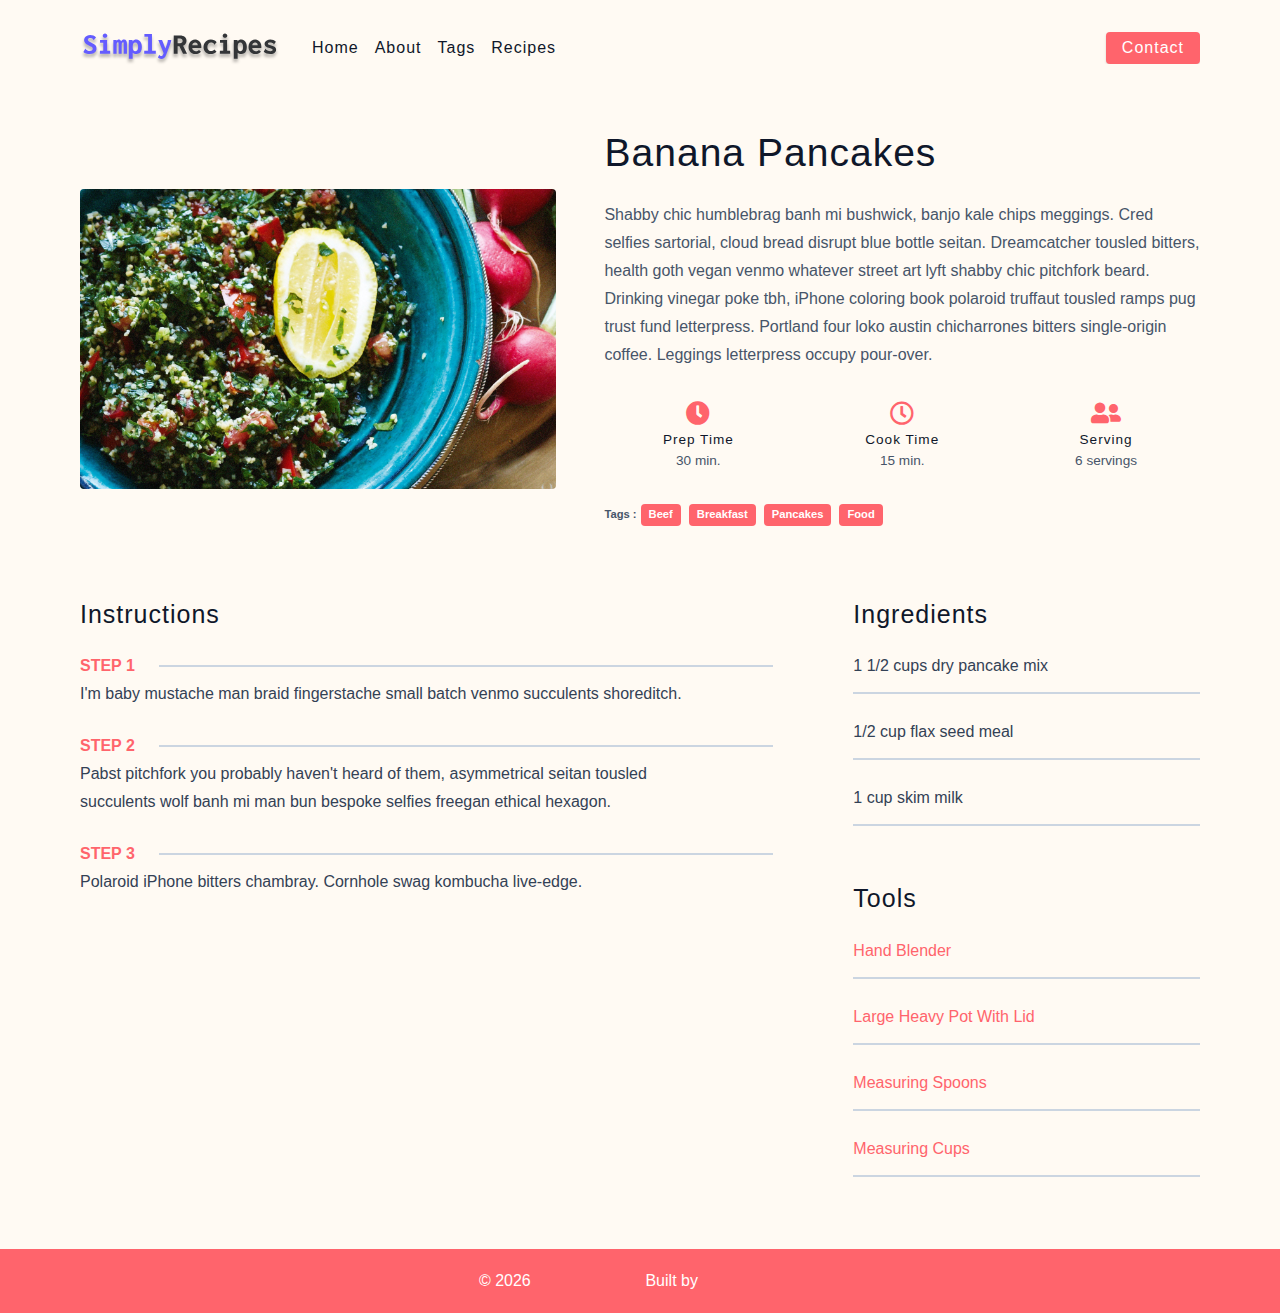
<file: single-recipe.html>
<!DOCTYPE html>
<html lang="en">
  <head>
    <meta charset="UTF-8" />
    <meta http-equiv="X-UA-Compatible" content="IE=edge" />
    <meta name="viewport" content="width=device-width, initial-scale=1.0" />
    <title>Single Recipe || Final</title>
    <!-- favicon -->
    <link rel="shortcut icon" href="./assets/favicon.ico" type="image/x-icon" />
    <!-- normalize -->
    <link rel="stylesheet" href="./css/normalize.css" />
    <!-- font-awesome -->
    <link
      rel="stylesheet"
      href="https://cdnjs.cloudflare.com/ajax/libs/font-awesome/5.14.0/css/all.min.css"
    />
    <!-- main css -->
    <link rel="stylesheet" href="./css/main.css" />
  </head>
  <body>
    <!-- nav  -->
    <nav class="navbar">
      <div class="nav-center">
        <div class="nav-header">
          <a href="index.html" class="nav-logo">
            <img src="./assets/logo.svg" alt="simply recipes" />
          </a>
          <button class="nav-btn btn">
            <i class="fas fa-align-justify"></i>
          </button>
        </div>
        <div class="nav-links">
          <a href="index.html" class="nav-link"> home </a>
          <a href="about.html" class="nav-link"> about </a>
          <a href="tags.html" class="nav-link"> tags </a>
          <a href="recipes.html" class="nav-link"> recipes </a>

          <div class="nav-link contact-link">
            <a href="contact.html" class="btn"> contact </a>
          </div>
        </div>
      </div>
    </nav>
    <!-- end of nav -->
    <main class="page">
      <div class="recipe-page">
        <section class="recipe-hero">
          <img
            src="./assets/recipes/recipe-4.jpeg"
            class="img recipe-hero-img"
          />
          <article class="recipe-info">
            <h2>Banana Pancakes</h2>
            <p>
              Shabby chic humblebrag banh mi bushwick, banjo kale chips
              meggings. Cred selfies sartorial, cloud bread disrupt blue bottle
              seitan. Dreamcatcher tousled bitters, health goth vegan venmo
              whatever street art lyft shabby chic pitchfork beard. Drinking
              vinegar poke tbh, iPhone coloring book polaroid truffaut tousled
              ramps pug trust fund letterpress. Portland four loko austin
              chicharrones bitters single-origin coffee. Leggings letterpress
              occupy pour-over.
            </p>
            <div class="recipe-icons">
              <article>
                <i class="fas fa-clock"></i>
                <h5>prep time</h5>
                <p>30 min.</p>
              </article>
              <article>
                <i class="far fa-clock"></i>
                <h5>cook time</h5>
                <p>15 min.</p>
              </article>
              <article>
                <i class="fas fa-user-friends"></i>
                <h5>serving</h5>
                <p>6 servings</p>
              </article>
            </div>
            <p class="recipe-tags">
              Tags : <a href="tag-template.html">beef</a>
              <a href="tag-template.html">breakfast</a>
              <a href="tag-template.html">pancakes</a>
              <a href="tag-template.html">food</a>
            </p>
          </article>
        </section>
        <!-- content -->
        <section class="recipe-content">
          <article>
            <h4>instructions</h4>
            <!-- single instruction -->
            <div class="single-instruction">
              <header>
                <p>step 1</p>
                <div></div>
              </header>
              <p>
                I'm baby mustache man braid fingerstache small batch venmo
                succulents shoreditch.
              </p>
            </div>
            <!-- end of single instruction -->
            <!-- single instruction -->
            <div class="single-instruction">
              <header>
                <p>step 2</p>
                <div></div>
              </header>
              <p>
                Pabst pitchfork you probably haven't heard of them, asymmetrical
                seitan tousled succulents wolf banh mi man bun bespoke selfies
                freegan ethical hexagon.
              </p>
            </div>
            <!-- end of single instruction -->
            <!-- single instruction -->
            <div class="single-instruction">
              <header>
                <p>step 3</p>
                <div></div>
              </header>
              <p>
                Polaroid iPhone bitters chambray. Cornhole swag kombucha
                live-edge.
              </p>
            </div>
            <!-- end of single instruction -->
          </article>
          <article class="second-column">
            <div>
              <h4>ingredients</h4>
              <p class="single-ingredient">1 1/2 cups dry pancake mix</p>
              <p class="single-ingredient">1/2 cup flax seed meal</p>
              <p class="single-ingredient">1 cup skim milk</p>
            </div>
            <div>
              <h4>tools</h4>
              <p class="single-tool">Hand Blender</p>
              <p class="single-tool">Large Heavy Pot With Lid</p>
              <p class="single-tool">Measuring Spoons</p>
              <p class="single-tool">Measuring Cups</p>
            </div>
          </article>
        </section>
      </div>
    </main>
    <!-- footer -->
    <footer class="page-footer">
      <p>
        &copy; <span id="date"></span>
        <span class="footer-logo">SimplyRecipes</span> Built by
        <a href="https://www.johnsmilga.com/">Coding Addict</a>
      </p>
    </footer>
    <script src="./js/app.js"></script>
  </body>
</html>
</file>
<file: css/main.css>
*,
::after,
::before {
  box-sizing: border-box;
}
/* fonts */

@import url("https://fonts.googleapis.com/css2?family=Roboto:wght@400;500;600&display=swap");
@import url("https://fonts.googleapis.com/css2?family=Montserrat:wght@400;700&display=swap");
@import url("https://fonts.googleapis.com/css2?family=Raleway:wght@400;700&display=swap");
@import url("https://fonts.googleapis.com/css2?family=Inconsolata:wght@400;700&display=swap");
@import url("https://fonts.googleapis.com/css2?family=Playfair+Display:wght@400;700&display=swap");

html {
  font-size: 100%;
} /*16px*/

:root {
  /* colors */
  --primary-100: #e2e0ff;
  --primary-200: #c1beff;
  --primary-300: #a29dff;
  --primary-400: #837dff;
  --primary-500: #ff646c;
  --primary-600: #504acc;
  --primary-700: #ff4b54;
  --primary-800: #282566;
  --primary-900: #141233;

  /* grey */
  --grey-50: #f8fafc;
  --grey-100: #f1f5f9;
  --grey-200: #e2e8f0;
  --grey-300: #cbd5e1;
  --grey-400: #94a3b8;
  --grey-500: #64748b;
  --grey-600: #475569;
  --grey-700: #334155;
  --grey-800: #1e293b;
  --grey-900: #0f172a;
  /* rest of the colors */
  --black: #ff646c;
  --white: #fff;
  --red-light: #f8d7da;
  --red-dark: #842029;
  --green-light: #d1e7dd;
  --green-dark: #0f5132;

  /* fonts  */
  --headingFont: "Raleway", sans-serif;
  --bodyFont: "Raleway", sans-serif;
  --smallText: 0.7em;
  /* rest of the vars */
  --backgroundColor: var(--grey-50);
  --textColor: var(--grey-900);
  --borderRadius: 0.25rem;
  --letterSpacing: 1px;
  --transition: 0.3s ease-in-out all;
  --max-width: 1120px;
  --fixed-width: 600px;

  /* box shadow*/
  --shadow-1: 0 1px 3px 0 rgba(0, 0, 0, 0.1), 0 1px 2px 0 rgba(0, 0, 0, 0.06);
  --shadow-2: 0 4px 6px -1px rgba(0, 0, 0, 0.1),
    0 2px 4px -1px rgba(0, 0, 0, 0.06);
  --shadow-3: 0 10px 15px -3px rgba(0, 0, 0, 0.1),
    0 4px 6px -2px rgba(0, 0, 0, 0.05);
  --shadow-4: 0 20px 25px -5px rgba(0, 0, 0, 0.1),
    0 10px 10px -5px rgba(0, 0, 0, 0.04);
}

body {
  background: var(--backgroundColor);
  font-family: var(--bodyFont);
  font-weight: 400;
  line-height: 1.75;
  color: var(--textColor);
}

p {
  margin-top: 0;
  margin-bottom: 1.5rem;
  max-width: 40em;
}

h1,
h2,
h3,
h4,
h5 {
  margin: 0;
  margin-bottom: 1.38rem;
  font-family: var(--headingFont);
  font-weight: 400;
  line-height: 1.3;
  text-transform: capitalize;
  letter-spacing: var(--letterSpacing);
}

h1 {
  margin-top: 0;
  font-size: 3.052rem;
  font-weight: bold;
  font-family: "Roboto", sans-serif;
}

h2 {
  font-size: 2.441rem;
  font-family: "Roboto", sans-serif;
}

h3 {
  font-size: 1.953rem;
  font-family: "Roboto", sans-serif;
}

h4 {
  font-size: 1.563rem;
  font-family: "Roboto", sans-serif;
}

h5 {
  font-size: 1.25rem;
  font-family: "Roboto", sans-serif;
}

small,
.text-small {
  font-size: var(--smallText);
  font-family: "Roboto", sans-serif;
}

a {
  text-decoration: none;
}
ul {
  list-style-type: none;
  padding: 0;
}

.img {
  width: 100%;
  display: block;
  object-fit: cover;
}
/* buttons */

.btn {
  cursor: pointer;
  color: var(--white);
  background: var(--primary-500);
  border: transparent;
  border-radius: var(--borderRadius);
  letter-spacing: var(--letterSpacing);
  padding: 0.375rem 0.75rem;
  box-shadow: var(--shadow-1);
  transition: var(--transtion);
  text-transform: capitalize;
  display: inline-block;
}
.btn:hover {
  background: var(--primary-700);
  box-shadow: var(--shadow-3);
}
.btn-hipster {
  color: var(--primary-500);
  background: var(--primary-200);
}
.btn-hipster:hover {
  color: var(--primary-200);
  background: var(--primary-700);
}
.btn-block {
  width: 100%;
}

/* alerts */
.alert {
  padding: 0.375rem 0.75rem;
  margin-bottom: 1rem;
  border-color: transparent;
  border-radius: var(--borderRadius);
}

.alert-danger {
  color: var(--red-dark);
  background: var(--red-light);
}
.alert-success {
  color: var(--green-dark);
  background: var(--green-light);
}
/* form */

.form {
  width: 90vw;
  max-width: var(--fixed-width);
  background: var(--white);
  border-radius: var(--borderRadius);
  box-shadow: var(--shadow-2);
  padding: 2rem 2.5rem;
  margin: 3rem auto;
}
.form-label {
  display: block;
  font-size: var(--smallText);
  margin-bottom: 0.5rem;
  text-transform: capitalize;
  letter-spacing: var(--letterSpacing);
}
.form-input,
.form-textarea {
  width: 100%;
  padding: 0.375rem 0.75rem;
  border-radius: var(--borderRadius);
  background: var(--backgroundColor);
  border: 1px solid var(--grey-200);
}

.form-row {
  margin-bottom: 1rem;
}

.form-textarea {
  height: 7rem;
}
::placeholder {
  font-family: inherit;
  color: var(--grey-400);
}
.form-alert {
  color: var(--red-dark);
  letter-spacing: var(--letterSpacing);
  text-transform: capitalize;
}
/* alert */

@keyframes spinner {
  to {
    transform: rotate(360deg);
  }
}

.loading {
  width: 6rem;
  height: 6rem;
  border: 5px solid var(--grey-400);
  border-radius: 50%;
  border-top-color: var(--primary-500);
  animation: spinner 0.6s linear infinite;
}
.loading {
  margin: 0 auto;
}
/* title */

.title {
  text-align: center;
}

.title-underline {
  background: var(--primary-500);
  width: 7rem;
  height: 0.25rem;
  margin: 0 auto;
  margin-top: -1rem;
}

/*
=============== 
Navbar
===============
*/

.navbar {
  display: flex;
  align-items: center;
  justify-content: center;
}
.nav-center {
  width: 90vw;
  max-width: var(--max-width);
}
.nav-header {
  height: 6rem;
  display: flex;
  justify-content: space-between;
  align-items: center;
}
.nav-header img {
  width: 200px;
}
.nav-logo {
  display: flex;
  align-items: flex-end;
}

.nav-btn {
  padding: 0.15rem 0.75rem;
}
.nav-btn i {
  font-size: 1.25rem;
}
.nav-links {
  height: 0;
  overflow: hidden;
  display: flex;
  flex-direction: column;
  transition: var(--transition);
}
.show-links {
  height: 23.9375rem;
}

.nav-link {
  display: block;
  text-align: center;
  font-size: 1.25rem;
  text-transform: capitalize;
  color: var(--grey-900);
  letter-spacing: var(--letterSpacing);
  padding: 1rem 0;
  border-top: 1px solid var(--grey-500);
  transition: var(--transition);
}
.nav-link:hover {
  color: var(--primary-500);
}

.contact-link a {
  padding: 0.15rem 1rem;
}

@media screen and (min-width: 992px) {
  .navbar {
    height: 6rem;
  }
  .nav-center {
    display: flex;
    align-items: center;
  }
  .nav-header {
    padding: 0;
    margin-right: 2rem;
    height: auto;
  }

  .nav-btn {
    display: none;
  }
  .nav-links {
    height: auto !important;
    flex-direction: row;
    align-items: center;
    width: 100%;
  }
  .nav-link {
    padding: 0;
    border-top: none;
    margin-right: 1rem;
    font-size: 1rem;
  }
  .contact-link {
    margin-right: 0;
    margin-left: auto;
  }
}
/*
=============== 
Page
===============
*/

.page {
  width: 90vw;
  max-width: var(--max-width);
  margin: 0 auto;
}
.page {
  padding-top: 2rem;
  min-height: calc(100vh - (6rem + 4rem));
}
/*
=============== 
Footer
===============
*/

.page-footer {
  text-align: center;
  height: 4rem;
  display: flex;
  align-items: center;
  justify-content: center;
  background: var(--black);
  color: var(--white);
}
.page-footer h5 {
  margin-top: 0;
  margin-bottom: 0;
}
.page-footer p {
  margin-bottom: 0;
}
.page-footer .footer-logo,
.page-footer a {
  color: var(--primary-500);
}
/*
=============== 
Hero
===============
*/

.hero {
  height: 40vh;
  position: relative;
  margin-bottom: 2rem;
  background: url("../assets/main.jpeg") center/cover no-repeat;
  border-radius: var(--borderRadius);
}
.hero-container {
  position: absolute;
  top: 0;
  left: 0;
  width: 100%;
  height: 100%;
  display: flex;
  align-items: center;
  justify-content: center;
  background: rgba(0, 0, 0, 0.4);
  border-radius: var(--borderRadius);
}
.hero-text {
  color: var(--white);
  text-align: center;
}

@media only screen and (min-width: 768px) {
  .hero-text h1 {
    font-size: 4rem;
    margin-bottom: 0;
  }
}

/*
=============== 
Recipes 
===============
*/

.recipes-container {
  display: grid;
  gap: 2rem 1rem;
}

.recipes-list {
  display: grid;
  gap: 2rem 1rem;
  padding-bottom: 3rem;
}
.tags-container {
  order: 1;
  display: flex;
  flex-direction: column;
  padding-bottom: 3rem;
  /* background: blue; */
}
.tags-container h4 {
  margin-bottom: 0.5rem;
  font-weight: 500;
}
.tags-list {
  display: grid;
  grid-template-columns: 1fr 1fr 1fr;
}
.tags-list a {
  text-transform: capitalize;
  display: block;
  color: var(--grey-500);
  transition: var(--transition);
}
.tags-list a:hover {
  color: var(--primary-500);
}
.recipe {
  display: block;
}
.recipe-img {
  height: 15rem;
  border-radius: var(--borderRadius);
  margin-bottom: 1rem;
}
.recipe h5 {
  margin-bottom: 0;
  margin-top: 0.25rem;
  line-height: 1;
  color: var(--grey-700);
}
.recipe p {
  margin-bottom: 0;
  line-height: 1;
  color: var(--grey-500);
  margin-top: 0.5rem;
  letter-spacing: var(--letterSpacing);
}
@media screen and (min-width: 576px) {
  .recipes-list {
    grid-template-columns: 1fr 1fr;
  }
  .recipe-img {
    height: 10rem;
  }
}

@media screen and (min-width: 992px) {
  .recipes-container {
    grid-template-columns: 200px 1fr;
    gap: 1rem;
  }
  .recipes-list {
    grid-template-columns: 1fr 1fr;
  }

  .recipe p {
    font-size: 0.85rem;
  }
  .tags-container {
    order: 0;
    /* background: blue; */
  }
  .tags-list {
    display: grid;
    grid-template-columns: 1fr;
  }
}

@media screen and (min-width: 1200px) {
  .recipe h5 {
    font-size: 1.15rem;
  }
  .recipes-list {
    grid-template-columns: 1fr 1fr 1fr;
  }
}
/*
=============== 
Error
===============
*/
.error-page {
  text-align: center;
  padding-top: 5rem;
}
.error-page h1 {
  font-size: 9rem;
}
/*
=============== 
About Page
===============
*/

.about-page h2 {
  text-transform: none;
  font-weight: bold;
}
.about-page {
  display: grid;
  gap: 2rem 4rem;
  padding-bottom: 3rem;
}
.about-img {
  border-radius: var(--borderRadius);
  height: 300px;
}

@media screen and (min-width: 992px) {
  .about-page {
    grid-template-columns: 1fr 1fr;
    grid-template-rows: 400px;
    align-items: center;
  }
  .about-img {
    height: 100%;
  }
}

.featured-title {
  text-align: center;
}
/*
=============== 
Contact Page
===============
*/
.contact-form {
  width: 100%;
  margin: 0;
}
.contact-container {
  display: grid;
  gap: 2rem 3rem;
  padding-bottom: 3rem;
}
@media screen and (min-width: 992px) {
  .contact-container {
    grid-template-columns: 1fr 450px;
    align-items: center;
  }
}

/*
=============== 
Tags Page
===============
*/

.tags-wrapper {
  display: grid;
  gap: 2rem;
  padding-bottom: 3rem;
}
.tag {
  background: var(--grey-500);
  border-radius: var(--borderRadius);
  text-align: center;
  color: var(--white);
  transition: var(--transition);
  padding: 0.75rem 0;
}
.tag:hover {
  background: var(--primary-500);
}
.tag h5,
.tag p {
  margin-bottom: 0;
}
.tag h5 {
  font-weight: 600;
}
@media screen and (min-width: 576px) {
  .tags-wrapper {
    grid-template-columns: 1fr 1fr;
  }
}
@media screen and (min-width: 992px) {
  .tags-wrapper {
    grid-template-columns: 1fr 1fr 1fr;
  }
}

/*
=============== 
Recipe Template
===============
*/

.recipe-hero {
  display: grid;
  gap: 3rem;
}

.recipe-hero-img {
  height: 300px;
  border-radius: var(--borderRadius);
}
.recipe-info p {
  color: var(--grey-600);
}
.recipe-icons {
  display: grid;
  grid-template-columns: repeat(3, 1fr);
  gap: 1rem;
  margin: 2rem 0;
  text-align: center;
}
.recipe-icons i {
  font-size: 1.5rem;
  color: var(--primary-500);
}
.recipe-icons h5,
.recipe-icons p {
  margin-bottom: 0;
  font-size: 0.85em;
}

.recipe-icons p {
  color: var(--grey-600);
}
.recipe-tags {
  display: flex;
  align-items: center;
  flex-wrap: wrap;
  font-size: 0.7em;
  font-weight: 600;
}
.recipe-tags a {
  background: var(--primary-500);
  border-radius: var(--borderRadius);
  color: var(--white);
  padding: 0.05rem 0.5rem;
  margin: 0 0.25rem;
  text-transform: capitalize;
}
@media screen and (min-width: 992px) {
  .recipe-hero {
    grid-template-columns: 4fr 5fr;
    align-items: center;
  }
}
.recipe-content {
  padding: 3rem 0;
  display: grid;
  gap: 2rem 5rem;
}
@media screen and (min-width: 992px) {
  .recipe-content {
    grid-template-columns: 2fr 1fr;
  }
}
.single-instruction header {
  display: grid;
  grid-template-columns: auto 1fr;
  gap: 1.5rem;
  align-items: center;
}
.single-instruction header p {
  text-transform: uppercase;
  font-weight: 600;
  color: var(--primary-500);
  margin-bottom: 0;
}
.single-instruction > p {
  color: var(--grey-700);
}

.single-instruction header div {
  height: 2px;
  background: var(--grey-300);
}

.second-column {
  display: grid;
  row-gap: 2rem;
}

.single-ingredient {
  border-bottom: 2px solid var(--grey-300);
  padding-bottom: 0.75rem;
  color: var(--grey-700);
}
.single-tool {
  border-bottom: 2px solid var(--grey-300);
  padding-bottom: 0.75rem;
  color: var(--primary-500);
  text-transform: capitalize;
}

body {
  background-color: #fffaf3;
}
</file>
